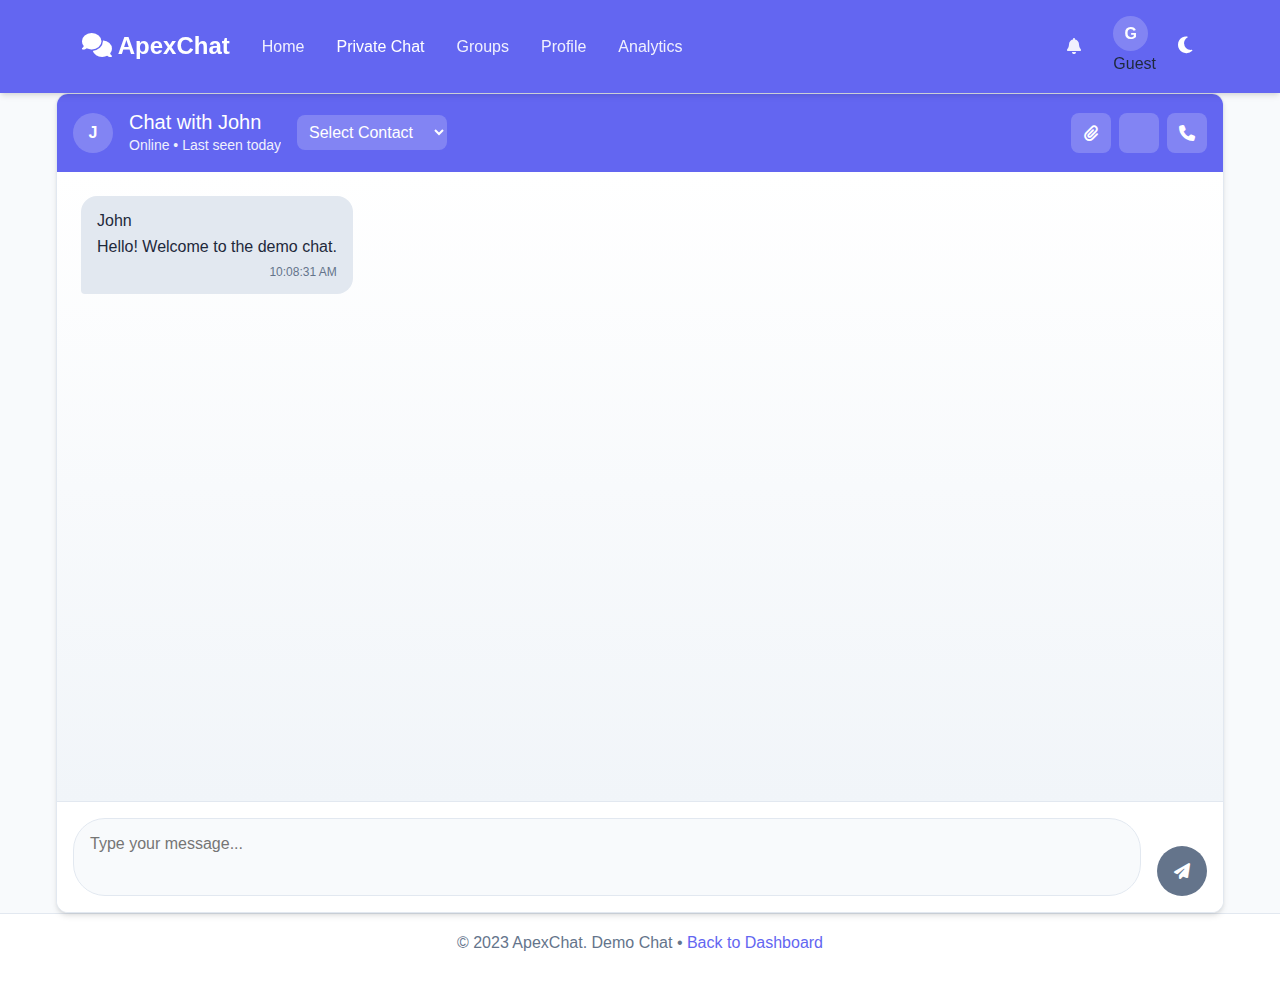
<file: frontend/public/chat.html>
<!DOCTYPE html>
<html lang="en">
<head>
    <meta charset="UTF-8">
    <meta name="viewport" content="width=device-width, initial-scale=1.0">
    <title>ApexChat - Private Chat (Demo)</title>
    <link href="https://cdn.jsdelivr.net/npm/bootstrap@5.3.0/dist/css/bootstrap.min.css" rel="stylesheet">
    <link href="https://cdnjs.cloudflare.com/ajax/libs/font-awesome/6.4.0/css/all.min.css" rel="stylesheet">
    <style>
        :root {
            --primary-color: #6366f1;
            --secondary-color: #8b5cf6;
            --bg-color: #f8fafc;
            --chat-bg: #ffffff;
            --message-sent: #4f46e5;
            --message-received: #e2e8f0;
            --text-primary: #1e293b;
            --text-secondary: #64748b;
            --border-color: #e2e8f0;
            --shadow: 0 4px 6px -1px rgba(0,0,0,0.1),0 2px 4px -1px rgba(0,0,0,0.06);
        }
        [data-theme="dark"] {
            --bg-color: #0f0f23;
            --chat-bg: #1a1a2e;
            --message-received: #1e293b;
            --text-primary: #f8fafc;
            --text-secondary: #94a3b8;
            --border-color: #334155;
        }
        body {
            background: var(--bg-color);
            color: var(--text-primary);
            font-family: 'Segoe UI', Tahoma, Geneva, Verdana, sans-serif;
            margin: 0;
            line-height: 1.6;
            overflow: hidden;
        }
        .navbar {
            background: var(--primary-color);
            padding: 1rem 0;
            box-shadow: var(--shadow);
            position: sticky;
            top: 0;
            z-index: 1000;
        }
        .navbar-brand { font-size: 1.5rem; font-weight: bold; color: white !important; }
        .nav-link { color: rgba(255,255,255,0.9) !important; margin:0 0.5rem; transition: color 0.2s; }
        .nav-link:hover, .nav-link.active { color: white !important; }
        .user-nav { display:flex; align-items:center; gap:1rem; }
        .user-avatar-nav { width:35px; height:35px; border-radius:50%; background: rgba(255,255,255,0.2); display:flex; align-items:center; justify-content:center; color:white; font-weight:bold; }
        .main-container { max-width:1200px; margin:0 auto; padding:0 1rem; display:flex; flex-direction:column; height:calc(100vh - 80px); }
        .main-content { flex:1; background: var(--chat-bg); border:1px solid var(--border-color); border-radius:0.75rem; overflow:hidden; box-shadow:var(--shadow); display:flex; flex-direction:column; }
        .chat-header { background:var(--primary-color); color:white; padding:1rem; display:flex; justify-content:space-between; align-items:center; flex-wrap:wrap; gap:1rem; }
        .chat-title-section { display:flex; align-items:center; gap:1rem; flex:1; }
        .chat-avatar { width:40px; height:40px; border-radius:50%; background: rgba(255,255,255,0.2); display:flex; align-items:center; justify-content:center; color:white; font-weight:bold; }
        .chat-title { font-size:1.25rem; margin:0; }
        .chat-subtitle { font-size:0.875rem; opacity:0.9; margin:0; }
        .contact-selector { background: rgba(255,255,255,0.2); border:none; color:white; padding:0.5rem; border-radius:0.5rem; min-width:150px; }
        .chat-actions { display:flex; gap:0.5rem; }
        .btn-chat { background: rgba(255,255,255,0.2); border:none; color:white; padding:0.5rem; border-radius:0.5rem; cursor:pointer; width:40px; height:40px; display:flex; align-items:center; justify-content:center; transition: background 0.2s; }
        .btn-chat:hover { background: rgba(255,255,255,0.3); }
        .messages-container { flex:1; overflow-y:auto; padding:1.5rem; background:linear-gradient(to bottom, var(--chat-bg), #f1f5f9); }
        .no-messages { display:flex; justify-content:center; align-items:center; height:100%; color:var(--text-secondary); font-style:italic; }
        .message { display:flex; margin-bottom:1rem; animation:fadeIn 0.3s ease-in; }
        @keyframes fadeIn { from { opacity:0; transform:translateY(10px);} to { opacity:1; transform:translateY(0);} }
        .message.sent { justify-content:flex-end; }
        .message-bubble { max-width:60%; padding:0.75rem 1rem; border-radius:1rem; position:relative; }
        .message.sent .message-bubble { background:var(--message-sent); color:white; border-bottom-right-radius:0.25rem; }
        .message.received .message-bubble { background:var(--message-received); color:var(--text-primary); border-bottom-left-radius:0.25rem; }
        .message-time { font-size:0.75rem; color:var(--text-secondary); margin-top:0.25rem; text-align:right; }
        .input-area { padding:1rem; border-top:1px solid var(--border-color); background: var(--chat-bg); display:flex; gap:1rem; align-items:flex-end; }
        .message-input { flex:1; padding:0.75rem 1rem; border:1px solid var(--border-color); border-radius:2rem; background: var(--bg-color); color: var(--text-primary); resize:none; min-height:50px; max-height:150px; }
        .send-btn { width:50px; height:50px; border:none; border-radius:50%; background:var(--primary-color); color:white; cursor:pointer; display:flex; align-items:center; justify-content:center; transition:background 0.2s; }
        .send-btn:hover:not(:disabled) { background:var(--secondary-color); }
        .send-btn:disabled { background:var(--text-secondary); cursor:not-allowed; }
        .footer { background: var(--chat-bg); border-top:1px solid var(--border-color); padding:1rem 0; text-align:center; color:var(--text-secondary); margin-top:0; }
        .footer a { color: var(--primary-color); text-decoration:none; }
        @media (max-width:768px) {
            .main-container { padding:0 0.5rem; height:calc(100vh - 100px); }
            .chat-header { padding:0.75rem; flex-direction:column; align-items:flex-start; }
            .messages-container { padding:1rem; }
            .input-area { padding:0.75rem; }
        }
        .theme-toggle { background:none; border:none; color:white; font-size:1.2rem; cursor:pointer; }
        .loading { display:inline-block; width:20px; height:20px; border:3px solid rgba(255,255,255,.3); border-radius:50%; border-top-color:#fff; animation:spin 1s ease-in-out infinite; }
        @keyframes spin { to { transform:rotate(360deg); } }
    </style>
</head>
<body data-theme="light">
    <!-- Navbar -->
    <nav class="navbar navbar-expand-lg">
        <div class="container">
            <a class="navbar-brand" href="#"><i class="fas fa-comments"></i> ApexChat</a>
            <button class="navbar-toggler" type="button" data-bs-toggle="collapse" data-bs-target="#navbarNav">
                <span class="navbar-toggler-icon"></span>
            </button>
            <div class="collapse navbar-collapse" id="navbarNav">
                <ul class="navbar-nav me-auto">
                    <li class="nav-item"><a class="nav-link" href="home.html">Home</a></li>
                    <li class="nav-item"><a class="nav-link active" href="chat.html">Private Chat</a></li>
                    <li class="nav-item"><a class="nav-link" href="group.html">Groups</a></li>
                    <li class="nav-item"><a class="nav-link" href="profile.html">Profile</a></li>
                    <li class="nav-item"><a class="nav-link" href="#">Analytics</a></li>
                </ul>
                <ul class="navbar-nav user-nav">
                    <li class="nav-item"><a class="nav-link" href="#"><i class="fas fa-bell"></i></a></li>
                    <li class="nav-item">
                        <div class="user-avatar-nav" id="userAvatar">G</div> Guest
                    </li>
                    <li class="nav-item"><button class="theme-toggle" onclick="toggleTheme()" title="Toggle Theme"><i class="fas fa-moon"></i></button></li>
                </ul>
            </div>
        </div>
    </nav>

    <!-- Main Chat Container -->
    <div class="main-container">
        <main class="main-content">
            <header class="chat-header">
                <div class="chat-title-section">
                    <div class="chat-avatar" id="chatAvatar">J</div>
                    <div>
                        <h2 class="chat-title" id="chatTitle">Chat with John</h2>
                        <p class="chat-subtitle" id="chatStatus">Online • Last seen today</p>
                    </div>
                    <select class="contact-selector" id="contactSelector" onchange="switchChat(this.value)">
                        <option value="">Select Contact</option>
                        <option value="John">John</option>
                        <option value="Alice">Alice</option>
                        <option value="Bob">Bob</option>
                    </select>
                </div>
                <div class="chat-actions">
                    <button class="btn-chat" title="Attach"><i class="fas fa-paperclip"></i></button>
                    <button class="btn-chat" title="Emoji"><i class="fas fa-emoji"></i></button>
                    <button class="btn-chat" title="Call"><i class="fas fa-phone"></i></button>
                </div>
            </header>
            <div class="messages-container" id="messagesContainer">
                <div class="no-messages">Start a conversation...</div>
            </div>
            <div class="input-area">
                <textarea class="message-input" id="messageInput" placeholder="Type your message..." oninput="toggleSendBtn()"></textarea>
                <button class="send-btn" id="sendBtn" onclick="sendMessage()" disabled><i class="fas fa-paper-plane"></i></button>
            </div>
        </main>
    </div>

    <!-- Footer -->
    <footer class="footer">
        <div class="container">
            <p>&copy; 2023 ApexChat. Demo Chat • <a href="#">Back to Dashboard</a></p>
        </div>
    </footer>

    <script src="https://cdn.jsdelivr.net/npm/bootstrap@5.3.0/dist/js/bootstrap.bundle.min.js"></script>
    <script>
        let currentUser = { username: 'Guest' };
        let currentChatPartner = 'John';

        function toggleSendBtn() {
            const input = document.getElementById('messageInput');
            const btn = document.getElementById('sendBtn');
            btn.disabled = !input.value.trim();
        }

        function sendMessage() {
            const input = document.getElementById('messageInput');
            const text = input.value.trim();
            if (!text) return;
            addMessage(currentUser.username, text, 'sent');
            input.value = '';
            toggleSendBtn();
            // simulate received reply
            setTimeout(() => addMessage(currentChatPartner, 'Reply to: ' + text, 'received'), 1000);
        }

        function addMessage(sender, text, type) {
            const container = document.getElementById('messagesContainer');
            if (container.querySelector('.no-messages')) container.innerHTML = '';
            const msgDiv = document.createElement('div');
            msgDiv.className = `message ${type}`;
            msgDiv.innerHTML = `<div class="message-bubble">
                                    <div class="message-sender">${sender}</div>
                                    <div>${text}</div>
                                    <div class="message-time">${new Date().toLocaleTimeString()}</div>
                                </div>`;
            container.appendChild(msgDiv);
            container.scrollTop = container.scrollHeight;
        }

        function switchChat(contact) {
            currentChatPartner = contact || 'John';
            document.getElementById('chatTitle').textContent = `Chat with ${currentChatPartner}`;
            document.getElementById('messagesContainer').innerHTML = '<div class="no-messages">Start a conversation...</div>';
        }

        function toggleTheme() {
            const body = document.body;
            body.dataset.theme = body.dataset.theme === 'dark' ? 'light' : 'dark';
        }

        // Initialize demo
        addMessage('John', 'Hello! Welcome to the demo chat.', 'received');
    </script>
</body>
</html>
</file>
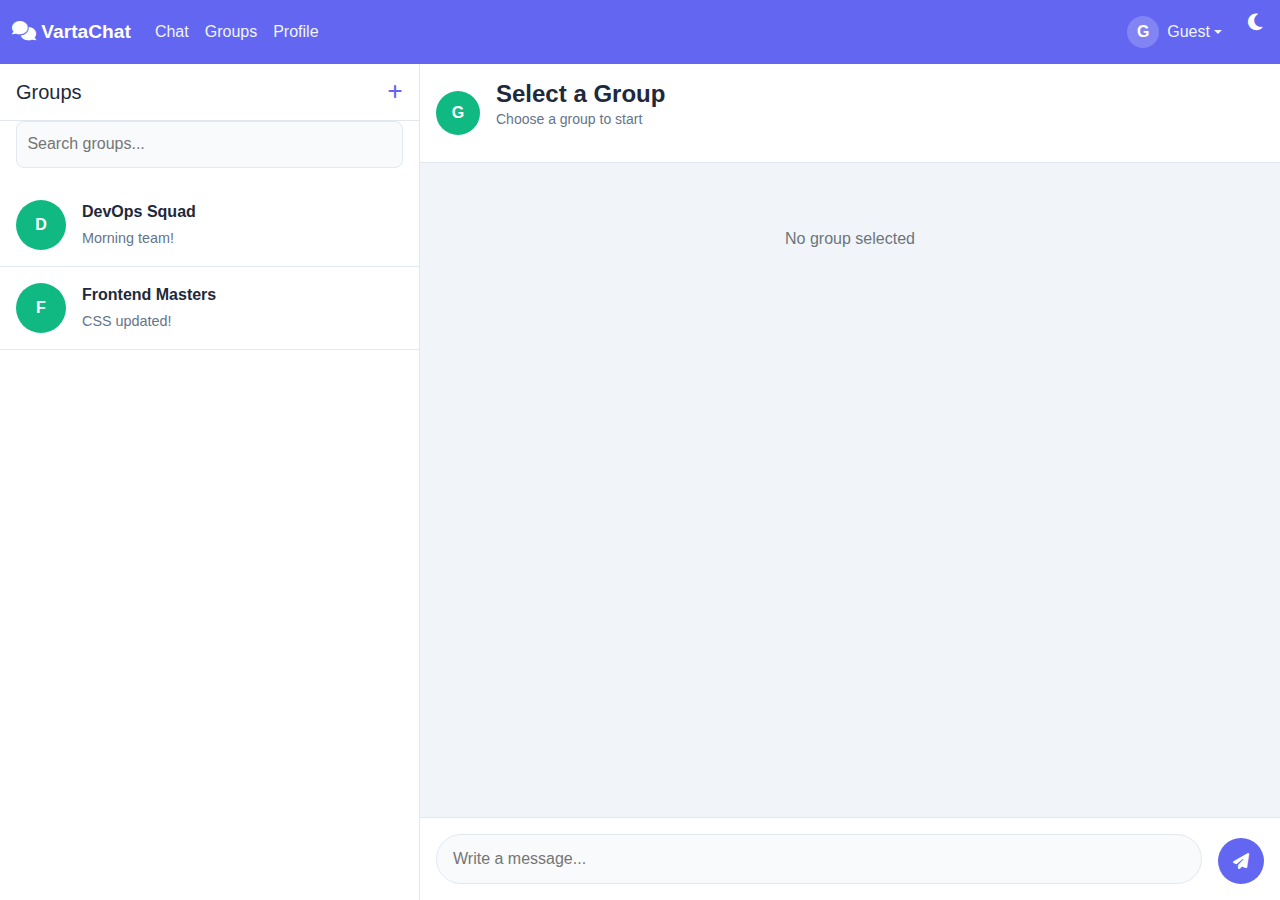
<file: frontend/public/group.html>
<!DOCTYPE html>
<html lang="en">
<head>
  <meta charset="utf-8" />
  <meta name="viewport" content="width=device-width, initial-scale=1" />
  <title>VartaChat - Groups</title>

  <!-- Bootstrap & FontAwesome -->
  <link href="https://cdn.jsdelivr.net/npm/bootstrap@5.3.0/dist/css/bootstrap.min.css" rel="stylesheet"/>
  <link href="https://cdnjs.cloudflare.com/ajax/libs/font-awesome/6.4.0/css/all.min.css" rel="stylesheet"/>

  <style>
    :root {
      --primary-color:#6366f1;
      --secondary-color:#8b5cf6;
      --bg-color:#f8fafc;
      --sidebar-bg:#ffffff;
      --chat-bg:#f1f5f9;
      --message-bubble:#ffffff;
      --text-primary:#1e293b;
      --text-secondary:#64748b;
      --border-color:#e2e8f0;
      --shadow:0 4px 6px -1px rgba(0,0,0,0.1),0 2px 4px -1px rgba(0,0,0,0.06);
      --group-avatar-bg:#10b981;
      --sent-bg:#e0e7ff;
    }
    [data-theme="dark"] {
      --bg-color:#0f0f23;
      --sidebar-bg:#1a1a2e;
      --chat-bg:#1e293b;
      --message-bubble:#334155;
      --text-primary:#f8fafc;
      --text-secondary:#94a3b8;
      --border-color:#334155;
      --group-avatar-bg:#34d399;
      --sent-bg:#4f46e5;
    }

    html, body {
      height: 100%;
      background: var(--bg-color);
      color: var(--text-primary);
      font-family: 'Segoe UI', Tahoma, Geneva, Verdana, sans-serif;
      margin: 0;
      display: flex;
      flex-direction: column;
      height: 100vh;
      overflow: hidden;
    }

    /* NAVBAR */
    .navbar {
      background: var(--primary-color);
      box-shadow: var(--shadow);
    }
    .navbar-brand {
      color: #fff !important;
      font-weight: 600;
      font-size: 1.2rem;
    }
    .nav-link {
      color: #f1f5f9 !important;
      transition: color 0.2s;
    }
    .nav-link:hover {
      color: #fff !important;
    }
    .user-avatar-nav {
      width: 32px;
      height: 32px;
      border-radius: 50%;
      background: rgba(255,255,255,.2);
      display: flex;
      align-items: center;
      justify-content: center;
      color: #fff;
      font-weight: 600;
      margin-right: .5rem;
    }
    .theme-toggle {
      background: none;
      border: none;
      color: #fff;
      font-size: 1.2rem;
      margin-left: .75rem;
      cursor: pointer;
    }

    /* LAYOUT */
    .main-container {
      flex: 1;
      display: flex;
      overflow: hidden;
    }
    .sidebar {
      width: 36%;
      max-width: 420px;
      background: var(--sidebar-bg);
      border-right: 1px solid var(--border-color);
      display: flex;
      flex-direction: column;
      transition: transform .25s ease;
      z-index: 1001;
    }
    .sidebar.mobile-hidden { transform: translateX(-100%) }
    .sidebar-header {
      padding: 1rem;
      border-bottom: 1px solid var(--border-color);
      display: flex;
      justify-content: space-between;
      align-items: center;
    }
    .search-bar {
      width: calc(100% - 2rem);
      margin: 0 1rem 1rem 1rem;
      padding: .65rem;
      border: 1px solid var(--border-color);
      border-radius: .5rem;
      background: var(--bg-color);
    }
    .group-list {
      list-style: none;
      padding: 0;
      margin: 0;
      overflow: auto;
      flex: 1;
    }
    .group-item {
      display: flex;
      align-items: center;
      padding: 1rem;
      border-bottom: 1px solid var(--border-color);
      cursor: pointer;
      transition: background .15s;
    }
    .group-item:hover, .group-item.active {
      background: var(--bg-color);
    }
    .group-avatar {
      width: 50px;
      height: 50px;
      border-radius: 50%;
      background: var(--group-avatar-bg);
      color: #fff;
      display: flex;
      align-items: center;
      justify-content: center;
      margin-right: 1rem;
      font-weight: 700;
      flex-shrink: 0;
    }
    .group-name {
      font-weight: 700;
      margin-bottom: .25rem;
      white-space: nowrap;
      overflow: hidden;
      text-overflow: ellipsis;
    }
    .group-preview {
      color: var(--text-secondary);
      font-size: .9rem;
      white-space: nowrap;
      overflow: hidden;
      text-overflow: ellipsis;
    }

    /* CHAT AREA */
    .chat-area {
      flex: 1;
      display: flex;
      flex-direction: column;
      background: var(--chat-bg);
      position: relative;
    }
    .chat-header {
      padding: 1rem;
      background: var(--sidebar-bg);
      border-bottom: 1px solid var(--border-color);
      display: flex;
      align-items: center;
      gap: 1rem;
      position: sticky;
      top: 0;
      z-index: 10;
    }
    .chat-avatar {
      width: 44px;
      height: 44px;
      border-radius: 50%;
      background: var(--group-avatar-bg);
      color: #fff;
      display: flex;
      align-items: center;
      justify-content: center;
      font-weight: 700;
      flex-shrink: 0;
    }
    .chat-title {
      font-weight: 700;
      margin: 0;
    }
    .chat-subtitle {
      font-size: .875rem;
      color: var(--text-secondary);
    }

    .messages-container {
      flex: 1;
      overflow: auto;
      padding: 1rem;
      display: flex;
      flex-direction: column;
      gap: .5rem;
    }
    .message {
      max-width: 80%;
      display: flex;
      flex-direction: column;
    }
    .message.sent { align-self: flex-end; text-align: right }
    .message.received { align-self: flex-start; text-align: left }
    .message-bubble {
      padding: .65rem 1rem;
      border-radius: 12px;
      background: var(--message-bubble);
    }
    .message.sent .message-bubble {
      background: var(--sent-bg);
      color: var(--text-primary);
      border-bottom-right-radius: 6px;
    }
    .message.received .message-bubble {
      border-bottom-left-radius: 6px;
    }
    .message-time {
      font-size: .75rem;
      color: var(--text-secondary);
      margin-top: .25rem;
    }

    .input-area {
      padding: 1rem;
      border-top: 1px solid var(--border-color);
      background: var(--sidebar-bg);
      display: flex;
      gap: 1rem;
      align-items: flex-end;
    }
    .message-input {
      flex: 1;
      padding: .75rem 1rem;
      border: 1px solid var(--border-color);
      border-radius: 2rem;
      background: var(--bg-color);
      resize: none;
      min-height: 48px;
    }
    .send-btn {
      width: 46px;
      height: 46px;
      border-radius: 50%;
      border: none;
      background: var(--primary-color);
      color: #fff;
      display: flex;
      align-items: center;
      justify-content: center;
    }

    @media (max-width:768px) {
      .sidebar {
        position: fixed;
        height: 100vh;
        width: 80%;
        max-width: 360px;
        transform: translateX(-100%);
        z-index: 1002;
      }
      .sidebar.mobile-open {
        transform: translateX(0);
      }
    }
  </style>
</head>
<body data-theme="light">

  <!-- NAVBAR -->
  <nav class="navbar navbar-expand-lg">
    <div class="container-fluid">
      <a class="navbar-brand" href="home.html"><i class="fas fa-comments"></i> VartaChat</a>

      <button class="navbar-toggler text-white" type="button" data-bs-toggle="collapse" data-bs-target="#navbarNav">
        <i class="fas fa-bars"></i>
      </button>

      <div class="collapse navbar-collapse" id="navbarNav">
        <ul class="navbar-nav me-auto mb-2 mb-lg-0">
          <li class="nav-item"><a class="nav-link" href="chat.html">Chat</a></li>
          <li class="nav-item"><a class="nav-link active" href="group.html">Groups</a></li>
          <li class="nav-item"><a class="nav-link" href="profile.html">Profile</a></li>
        </ul>
        <ul class="navbar-nav">
          <li class="nav-item dropdown">
            <a class="nav-link dropdown-toggle d-flex align-items-center" href="#" role="button" data-bs-toggle="dropdown">
              <div class="user-avatar-nav" id="userAvatar">G</div>
              <span id="userName">Guest</span>
            </a>
            <ul class="dropdown-menu dropdown-menu-end">
              <li><a class="dropdown-item" href="#settings">Settings</a></li>
              <li><a class="dropdown-item" href="login.html">Login</a></li>
              <li><a class="dropdown-item" href="#" id="logoutBtn">Logout</a></li>
            </ul>
          </li>
          <li class="nav-item">
            <button class="theme-toggle" id="themeToggleBtn" title="Toggle Theme">
              <i class="fas fa-moon"></i>
            </button>
          </li>
        </ul>
      </div>
    </div>
  </nav>

  <!-- MAIN -->
  <div class="main-container">
    <aside class="sidebar" id="sidebar">
      <div class="sidebar-header">
        <h5 class="mb-0">Groups</h5>
        <i class="fas fa-plus" id="createGroupBtn" role="button" title="New group" style="color:var(--primary-color);cursor:pointer"></i>
      </div>
      <input id="searchBar" class="search-bar" placeholder="Search groups..." />
      <ul class="group-list" id="groupList"></ul>
    </aside>

    <section class="chat-area" id="chatArea">
      <header class="chat-header">
        <div class="chat-avatar" id="chatAvatar">G</div>
        <div>
          <h4 id="chatTitle" class="chat-title">Select a Group</h4>
          <p id="chatSubtitle" class="chat-subtitle">Choose a group to start</p>
        </div>
      </header>

      <div class="messages-container" id="messagesContainer">
        <div class="text-center text-secondary mt-5">No group selected</div>
      </div>

      <div class="input-area">
        <textarea id="messageInput" class="message-input" placeholder="Write a message..." rows="1"></textarea>
        <button id="sendBtn" class="send-btn"><i class="fas fa-paper-plane"></i></button>
      </div>
    </section>
  </div>

  <!-- MODAL -->
  <div class="modal fade" id="createGroupModal" tabindex="-1" aria-hidden="true">
    <div class="modal-dialog modal-dialog-centered">
      <form id="createGroupForm" class="modal-content">
        <div class="modal-header">
          <h5 class="modal-title">Create new group</h5>
          <button type="button" class="btn-close" data-bs-dismiss="modal"></button>
        </div>
        <div class="modal-body">
          <div class="mb-3">
            <label for="newGroupName" class="form-label">Group name</label>
            <input id="newGroupName" class="form-control" required placeholder="e.g. DevOps Squad" />
          </div>
          <div class="mb-3">
            <label for="newGroupMembers" class="form-label">Members</label>
            <input id="newGroupMembers" class="form-control" placeholder="Alice, Bob, Charlie" />
          </div>
        </div>
        <div class="modal-footer">
          <button type="button" class="btn btn-outline-secondary" data-bs-dismiss="modal">Cancel</button>
          <button type="submit" class="btn btn-primary">Create</button>
        </div>
      </form>
    </div>
  </div>

  <script src="https://cdn.jsdelivr.net/npm/bootstrap@5.3.0/dist/js/bootstrap.bundle.min.js"></script>

  <script>
    // Basic functionality
    const userName = document.getElementById('userName').innerText || 'You';
    const messageInput = document.getElementById('messageInput');
    const sendBtn = document.getElementById('sendBtn');
    const groupListEl = document.getElementById('groupList');
    const chatTitle = document.getElementById('chatTitle');
    const chatSubtitle = document.getElementById('chatSubtitle');
    const chatAvatar = document.getElementById('chatAvatar');
    const messagesContainer = document.getElementById('messagesContainer');
    const createGroupModal = new bootstrap.Modal(document.getElementById('createGroupModal'));
    const createGroupForm = document.getElementById('createGroupForm');

    let groups = [
      { id: '1', name: 'DevOps Squad', members: ['Harshal', 'Aditi', 'Rohan'], messages: [{sender:'Aditi',text:'Morning team!',ts:Date.now()-3600000}] },
      { id: '2', name: 'Frontend Masters', members: ['Riya','Jay','Ankit'], messages: [{sender:'Jay',text:'CSS updated!',ts:Date.now()-7200000}] }
    ];
    let activeGroupId = null;

    function renderGroupList() {
      groupListEl.innerHTML = '';
      groups.forEach(g => {
        const li = document.createElement('li');
        li.className = 'group-item' + (g.id === activeGroupId ? ' active' : '');
        li.innerHTML = `<div class="group-avatar">${g.name[0]}</div>
          <div><div class="group-name">${g.name}</div>
          <div class="group-preview">${g.messages[g.messages.length-1]?.text || 'No messages'}</div></div>`;
        li.onclick = () => selectGroup(g.id);
        groupListEl.appendChild(li);
      });
    }

    function renderMessages() {
      messagesContainer.innerHTML = '';
      const g = groups.find(x=>x.id===activeGroupId);
      if(!g) return;
      g.messages.forEach(m=>{
        const div=document.createElement('div');
        div.className='message '+(m.sender===userName?'sent':'received');
        div.innerHTML=`<div class="message-bubble">${m.text}</div>
          <div class="message-time">${new Date(m.ts).toLocaleTimeString()}</div>`;
        messagesContainer.appendChild(div);
      });
      messagesContainer.scrollTop = messagesContainer.scrollHeight;
    }

    function selectGroup(id) {
      activeGroupId = id;
      const g = groups.find(x=>x.id===id);
      chatTitle.textContent = g.name;
      chatSubtitle.textContent = `${g.members.length} members`;
      chatAvatar.textContent = g.name[0];
      renderGroupList();
      renderMessages();
    }

    sendBtn.onclick = () => {
      const text = messageInput.value.trim();
      if(!text || !activeGroupId) return;
      const g = groups.find(x=>x.id===activeGroupId);
      g.messages.push({sender:userName,text,ts:Date.now()});
      messageInput.value='';
      renderMessages();
      renderGroupList();
    };

    createGroupForm.onsubmit = e => {
      e.preventDefault();
      const name = document.getElementById('newGroupName').value.trim();
      const members = (document.getElementById('newGroupMembers').value || '').split(',').map(x=>x.trim()).filter(Boolean);
      if(!name) return;
      const newGroup = {id:Date.now().toString(),name,members,messages:[]};
      groups.unshift(newGroup);
      createGroupModal.hide();
      renderGroupList();
      selectGroup(newGroup.id);
    };

    document.getElementById('logoutBtn').onclick = ()=> alert('Implement logout here');

    // Theme toggle
    const themeToggleBtn=document.getElementById('themeToggleBtn');
    function loadTheme(){document.body.dataset.theme=localStorage.getItem('theme')||'light'}
    themeToggleBtn.onclick=()=>{
      const next=document.body.dataset.theme==='light'?'dark':'light';
      document.body.dataset.theme=next;
      localStorage.setItem('theme',next);
    };
    loadTheme();
    renderGroupList();
  </script>
</body>
</html>
</file>
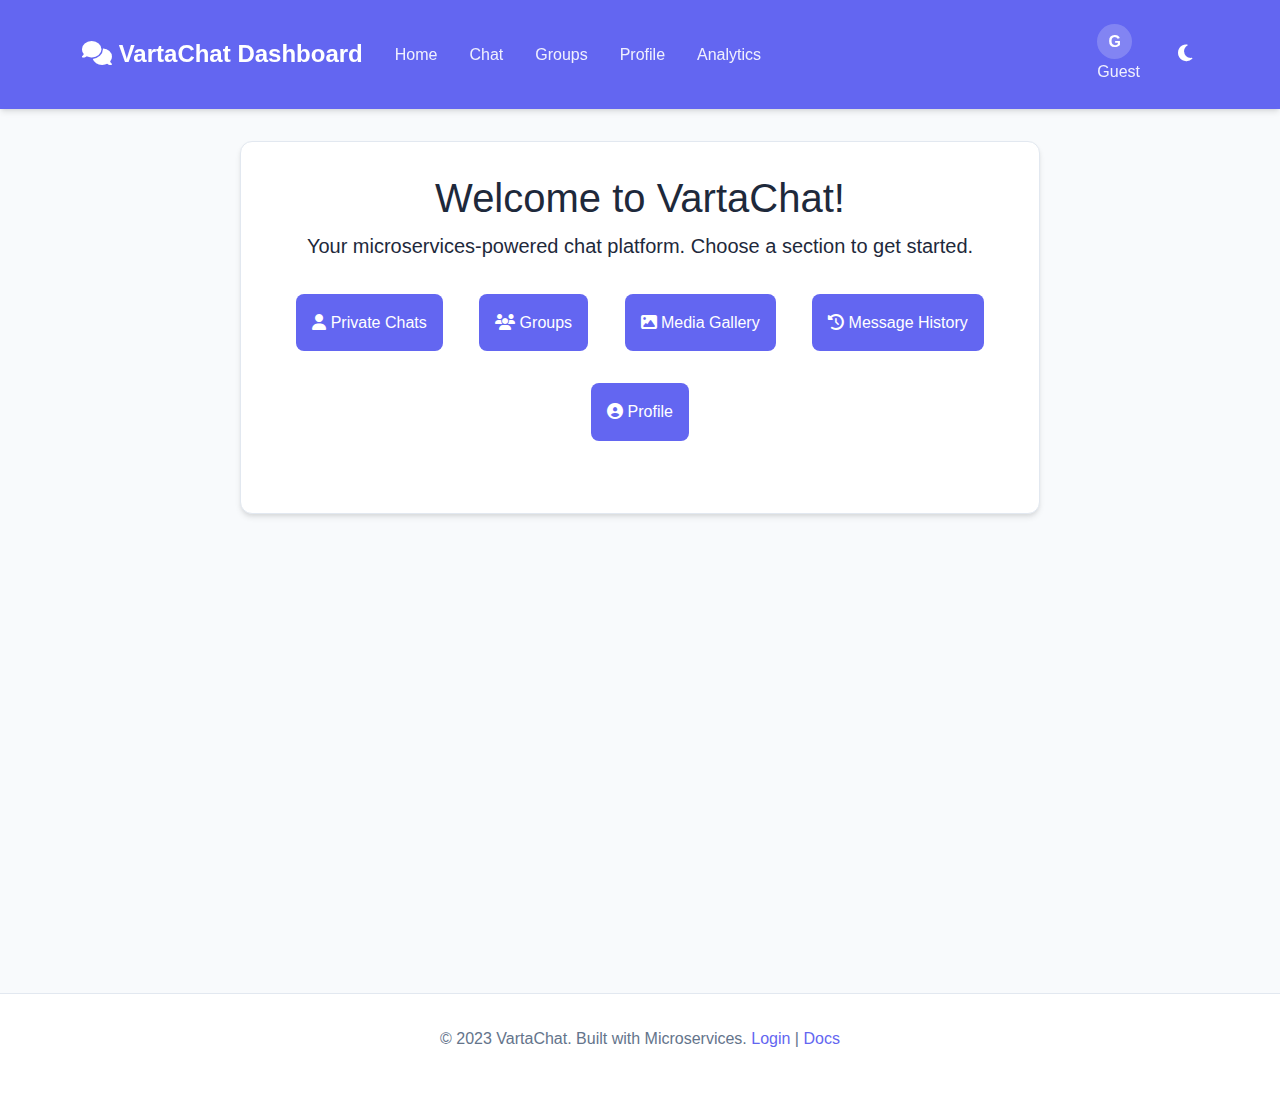
<file: frontend/public/home.html>
<!DOCTYPE html>
<html lang="en">
<head>
<meta charset="UTF-8">
<meta name="viewport" content="width=device-width, initial-scale=1.0">
<title>VartaChat - Dashboard</title>
<link href="https://cdn.jsdelivr.net/npm/bootstrap@5.3.0/dist/css/bootstrap.min.css" rel="stylesheet">
<link href="https://cdnjs.cloudflare.com/ajax/libs/font-awesome/6.4.0/css/all.min.css" rel="stylesheet">
<style>
:root {
    --primary-color:#6366f1;
    --secondary-color:#8b5cf6;
    --bg-color:#f8fafc;
    --sidebar-bg:#ffffff;
    --chat-bg:#ffffff;
    --message-sent:#4f46e5;
    --message-received:#e2e8f0;
    --text-primary:#1e293b;
    --text-secondary:#64748b;
    --border-color:#e2e8f0;
    --shadow:0 4px 6px -1px rgba(0,0,0,0.1),0 2px 4px -1px rgba(0,0,0,0.06);
}
[data-theme="dark"] {
    --bg-color:#0f0f23;
    --sidebar-bg:#1a1a2e;
    --chat-bg:#1a1a2e;
    --message-received:#1e293b;
    --text-primary:#f8fafc;
    --text-secondary:#94a3b8;
    --border-color:#334155;
}
body {background:var(--bg-color); color:var(--text-primary); font-family:'Segoe UI', Tahoma, Geneva, Verdana, sans-serif; margin:0; line-height:1.6;}
.navbar {background:var(--primary-color); padding:1rem 0; box-shadow:var(--shadow); position:sticky; top:0; z-index:1000;}
.navbar-brand {font-size:1.5rem; font-weight:bold; color:white !important;}
.nav-link {color: rgba(255,255,255,0.9) !important; margin:0 0.5rem; transition:color 0.2s;}
.nav-link:hover{color:white !important;}
.user-nav {display:flex; align-items:center; gap:1rem;}
.user-avatar-nav {width:35px; height:35px; border-radius:50%; background:rgba(255,255,255,0.2); display:flex; align-items:center; justify-content:center; color:white; font-weight:bold;}
.main-container {display:flex; min-height:calc(100vh - 80px); max-width:1400px; margin:2rem auto; gap:2rem; padding:0 1rem; flex-direction:column; align-items:center;}
.dashboard-card {background:var(--sidebar-bg); border:1px solid var(--border-color); border-radius:0.75rem; padding:2rem; box-shadow:var(--shadow); width:100%; max-width:800px; text-align:center;}
.quick-link {display:inline-block; margin:1rem; padding:1rem; background:var(--primary-color); color:white; text-decoration:none; border-radius:0.5rem; transition: transform 0.2s;}
.quick-link:hover{transform:scale(1.05); color:white;}
.footer {background:var(--sidebar-bg); border-top:1px solid var(--border-color); padding:2rem 0; text-align:center; color:var(--text-secondary); margin-top:2rem;}
.footer a {color:var(--primary-color); text-decoration:none;}
.theme-toggle {background:none; border:none; color:white; font-size:1.2rem; cursor:pointer;}
@media(max-width:768px){.main-container{margin:1rem;}}
</style>
</head>
<body data-theme="light">

<nav class="navbar navbar-expand-lg">
<div class="container">
<a class="navbar-brand" href="index.html"><i class="fas fa-comments"></i> VartaChat Dashboard</a>
<ul class="navbar-nav me-auto">
<li class="nav-item"><a class="nav-link active" href="index.html">Home</a></li>
<li class="nav-item"><a class="nav-link" href="chat.html">Chat</a></li>
<li class="nav-item"><a class="nav-link" href="group.html">Groups</a></li>
<li class="nav-item"><a class="nav-link" href="profile.html">Profile</a></li>
<li class="nav-item"><a class="nav-link" href="analytics.html">Analytics</a></li>
</ul>
<ul class="navbar-nav user-nav">
<li class="nav-item dropdown">
<a class="nav-link" href="#" role="button" data-bs-toggle="dropdown" id="userDropdown">
<div class="user-avatar-nav" id="userAvatar">G</div> <span id="userName">Guest</span>
</a>
<ul class="dropdown-menu">
<li><a class="dropdown-item" href="#settings">Settings</a></li>
<li><a class="dropdown-item" href="login.html" onclick="login()">login</a></li>
<li><a class="dropdown-item" href="#" onclick="logout()">Logout</a></li>
</ul>
</li>
<li class="nav-item"><button class="theme-toggle" onclick="toggleTheme()" title="Toggle Theme"><i class="fas fa-moon"></i></button></li>
</ul>
</div>
</div>
</nav>

<div class="main-container">
<div class="dashboard-card">
<h1>Welcome to VartaChat!</h1>
<p class="lead">Your microservices-powered chat platform. Choose a section to get started.</p>
<div>
<a href="chat.html" class="quick-link"><i class="fas fa-user"></i> Private Chats</a>
<a href="group.html" class="quick-link"><i class="fas fa-users"></i> Groups</a>
<a href="media.html" class="quick-link"><i class="fas fa-image"></i> Media Gallery</a>
<a href="history.html" class="quick-link"><i class="fas fa-history"></i> Message History</a>
<a href="profile.html" class="quick-link"><i class="fas fa-user-circle"></i> Profile</a>
</div>
<div class="mt-4">
<!-- <h4>Quick Stats</h4> -->
<div id="analyticsStats" class="row text-start"></div>
</div>
</div>
</div>

<footer class="footer">
<div class="container">
<p>&copy; 2023 VartaChat. Built with Microservices. <a href="login.html">Login</a> | <a href="README.md">Docs</a></p>
</div>
</footer>

<script src="https://cdn.jsdelivr.net/npm/bootstrap@5.3.0/dist/js/bootstrap.bundle.min.js"></script>
<script>
const API_BASE = 'http://localhost:8080/api';
let token = localStorage.getItem('token');
let currentUser = null;

// Optional: skip login for demo
if(!token) {
    currentUser = {username:'Guest'};
    document.getElementById('userName').textContent = currentUser.username;
    document.getElementById('userAvatar').textContent = currentUser.username.charAt(0);
    loadAnalyticsDemo();
} else {
    init();
}

async function init(){
    try{
        const response = await fetch(`${API_BASE}/auth/verify`, {
            headers: { 'Authorization':'Bearer ' + token }
        });
        if(response.ok){
            currentUser = await response.json();
            document.getElementById('userName').textContent = currentUser.username;
            document.getElementById('userAvatar').textContent = currentUser.username.charAt(0);
        } else {
            localStorage.removeItem('token');
            window.location.href='login.html';
        }
    } catch(err){
        console.error(err);
        window.location.href='login.html';
    }
    loadAnalytics();
}

async function loadAnalytics(){
    try{
        const response = await fetch(`${API_BASE}/analytics/user`, {
            headers:{'Authorization':'Bearer '+token}
        });
        if(response.ok){
            const stats = await response.json();
            renderStats(stats);
        } else {
            loadAnalyticsDemo();
        }
    } catch(err){ console.error(err); loadAnalyticsDemo(); }
}

// // Demo stats if API fails
// function loadAnalyticsDemo(){
//     const demoStats = { totalMessages: 120, groups: 5, media: 34, notifications: 2 };
//     renderStats(demoStats);
// }

// function renderStats(stats){
//     document.getElementById('analyticsStats').innerHTML = `
//         <div class="col-md-3"><i class="fas fa-comment fa-2x"></i><br>${stats.totalMessages} Messages</div>
//         <div class="col-md-3"><i class="fas fa-users fa-2x"></i><br>${stats.groups} Groups</div>
//         <div class="col-md-3"><i class="fas fa-image fa-2x"></i><br>${stats.media} Media</div>
//         <div class="col-md-3"><i class="fas fa-bell fa-2x"></i><br>${stats.notifications} Alerts</div>
//     `;
// }

function toggleTheme(){
    const body = document.body;
    body.dataset.theme = body.dataset.theme==='dark'?'light':'dark';
}
function logout(){
    localStorage.removeItem('token');
    window.location.href='login.html';
}
</script>
</body>
</html>
</file>
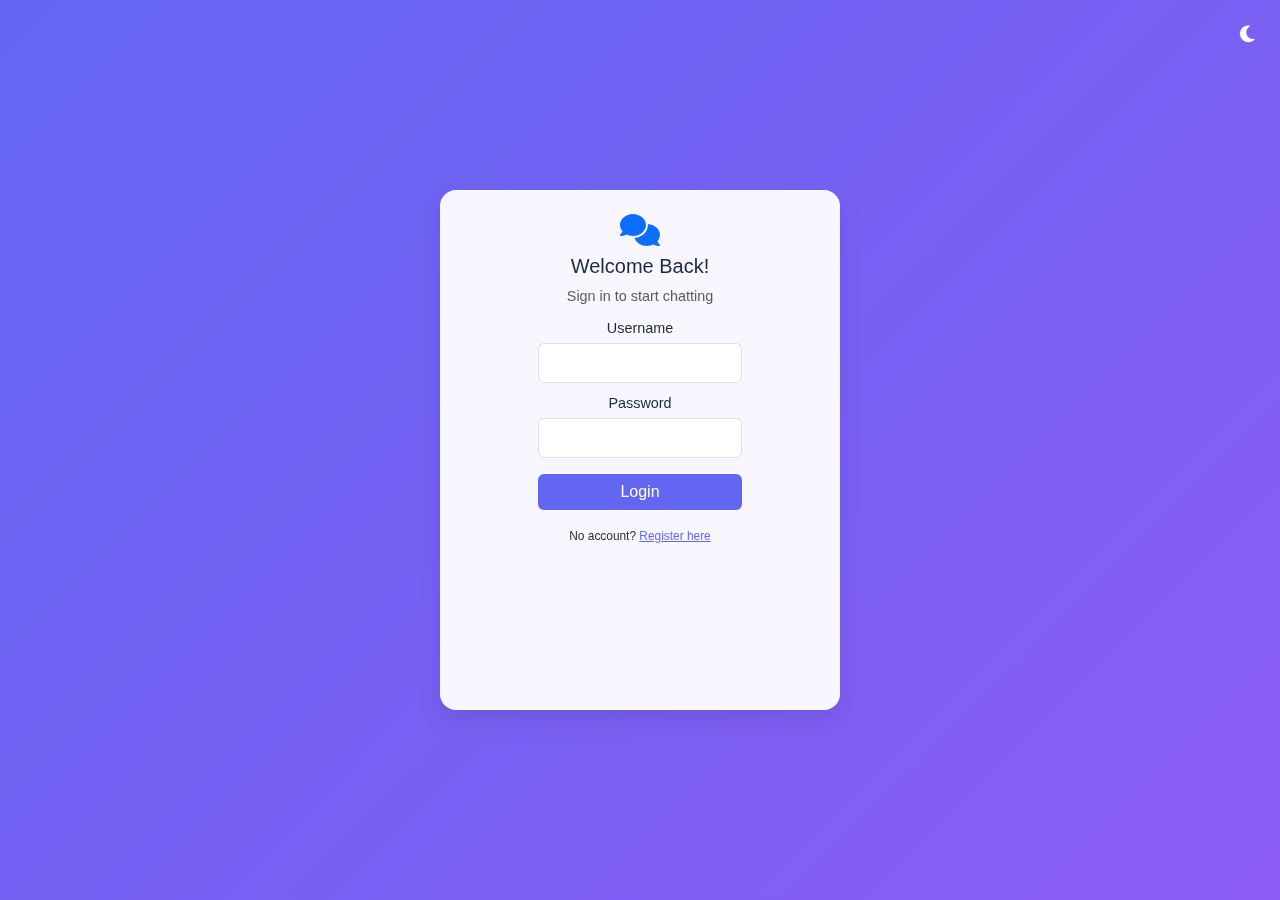
<file: frontend/public/login.html>
<!DOCTYPE html>
<html lang="en">
<head>
    <meta charset="UTF-8">
    <meta name="viewport" content="width=device-width, initial-scale=1.0">
    <title>ApexChat - Login & Register</title>
    <link href="https://cdn.jsdelivr.net/npm/bootstrap@5.3.0/dist/css/bootstrap.min.css" rel="stylesheet">
    <link href="https://cdnjs.cloudflare.com/ajax/libs/font-awesome/6.4.0/css/all.min.css" rel="stylesheet">
    <style>
        /* Global box-sizing to prevent padding/margin overflow */
        * {
            box-sizing: border-box;
        }

        :root {
            --primary-color: #6366f1;
            --bg-color: #f8fafc;
            --text-primary: #1e293b;
        }
        [data-theme="dark"] {
            --bg-color: #0f0f23;
            --text-primary: #f8fafc;
        }
        body {
            background: linear-gradient(135deg, var(--primary-color), #8b5cf6);
            color: var(--text-primary);
            font-family: 'Segoe UI', Tahoma, Geneva, Verdana, sans-serif;
            min-height: 100vh;
            display: flex;
            align-items: center;
            justify-content: center;
            margin: 0;
            position: relative;
            overflow: hidden; /* No scrolling on the entire page (x or y) */
        }
        .theme-toggle {
            position: absolute;
            top: 20px;
            right: 20px;
            background: none;
            border: none;
            color: white;
            font-size: 1.2rem;
            cursor: pointer;
            z-index: 10;
        }
        /* Flip Card Styles - No Overflow/Scrolling */
        .flip-container {
            perspective: 1000px;
            width: 100%;
            max-width: 400px;
        }
        .flip-card {
            position: relative;
            width: 100%;
            height: 520px; /* Slightly increased for better fit without scrolling */
        }
        .flip-card-inner {
            position: relative;
            width: 100%;
            height: 100%;
            text-align: center;
            transition: transform 0.6s;
            transform-style: preserve-3d;
            display: flex;
            flex-direction: column; /* Ensure vertical distribution */
        }
        .flip-card.flipped .flip-card-inner {
            transform: rotateY(180deg);
        }
        .flip-card-front, .flip-card-back {
            position: absolute;
            width: 100%;
            height: 100%;
            backface-visibility: hidden;
            background: rgba(255, 255, 255, 0.95);
            border-radius: 1rem;
            box-shadow: 0 10px 25px rgba(0,0,0,0.1);
            padding: 1.5rem; /* Reduced padding for tighter fit */
            display: flex;
            flex-direction: column;
            justify-content: flex-start; /* Start from top to fit content */
            align-items: center;
            overflow: hidden; /* No scrolling - hidden overflow */
            word-wrap: break-word; /* Ensure text wraps */
            max-height: 100%; /* Prevent expansion beyond card */
        }
        [data-theme="dark"] .flip-card-front,
        [data-theme="dark"] .flip-card-back {
            background: rgba(26, 26, 46, 0.95);
        }
        .flip-card-back {
            transform: rotateY(180deg);
        }
        .form-title {
            margin-bottom: 0.5rem; /* Reduced margin */
            font-size: 1.25rem; /* Smaller title for space */
        }
        .subtitle {
            margin-bottom: 0.5rem; /* Reduced subtitle margin */
            font-size: 0.9rem;
        }
        .btn-auth {
            background: var(--primary-color);
            border: none;
            width: 100%;
            margin-top: 0.5rem; /* Reduced top margin */
            margin-bottom: 0.5rem; /* Add bottom margin for spacing */
        }
        .btn-auth:hover {
            background: #8b5cf6;
        }
        .flip-link-section {
            margin-top: 0.5rem; /* Reduced top margin */
            font-size: 0.85rem; /* Smaller text for space */
        }
        .flip-link {
            color: var(--primary-color);
            text-decoration: underline;
            cursor: pointer;
        }
        .flip-link:hover {
            color: #8b5cf6;
        }
        .error-msg {
            color: #dc3545;
            font-size: 0.8rem; /* Smaller error text */
            margin-top: 0.25rem;
            display: none;
            word-wrap: break-word;
        }
        /* Form elements to ensure no overflow and compact sizing */
        .form-label {
            word-wrap: break-word;
            overflow-wrap: break-word;
            font-size: 0.9rem; /* Smaller labels */
            margin-bottom: 0.25rem; /* Tighten label-input gap */
        }
        .form-control {
            width: 100%;
            max-width: 100%;
            padding: 0.5rem; /* Reduced input padding for compactness */
            font-size: 0.9rem;
            min-height: 38px; /* Fixed smaller height */
        }
        .icon {
            margin-bottom: 0.5rem; /* Reduced icon margin */
            font-size: 2rem; /* fa-2x equivalent */
        }
        @media (max-width: 480px) {
            .flip-card-front, .flip-card-back {
                padding: 1rem; /* Further reduced on small screens */
            }
            .form-label, .form-control {
                font-size: 0.85rem;
            }
            .form-title {
                font-size: 1.1rem;
            }
            .flip-link-section {
                font-size: 0.8rem;
            }
        }
    </style>
</head>
<body data-theme="light">
    <button class="theme-toggle" onclick="toggleTheme()" title="Toggle Theme"><i class="fas fa-moon"></i></button>
    
    <div class="flip-container">
        <div class="flip-card" id="flipCard">
            <div class="flip-card-inner">
                <!-- Front: Login Form -->
                <div class="flip-card-front">
                    <i class="fas fa-comments icon text-primary"></i>
                    <h3 class="form-title">Welcome Back!</h3>
                    <p class="text-muted subtitle">Sign in to start chatting</p>
                    <form id="loginForm">
                        <div class="mb-2"> <!-- Reduced from mb-3 -->
                            <label for="loginUsername" class="form-label">Username</label>
                            <input type="text" class="form-control" id="loginUsername" required>
                            <div class="error-msg" id="loginError"></div>
                        </div>
                        <div class="mb-2"> <!-- Reduced from mb-3 -->
                            <label for="loginPassword" class="form-label">Password</label>
                            <input type="password" class="form-control" id="loginPassword" required>
                            <div class="error-msg" id="loginError"></div>
                        </div>
                        <button type="submit" class="btn btn-primary btn-auth">Login</button>
                    </form>
                    <div class="text-center flip-link-section">
                        <small>No account? <span class="flip-link" onclick="flipToRegister()">Register here</span></small>
                    </div>
                </div>
                <!-- Back: Register Form -->
                <div class="flip-card-back">
                    <i class="fas fa-user-plus icon text-primary"></i>
                    <h3 class="form-title">Create Account</h3>
                    <p class="text-muted subtitle">Join ApexChat today</p>
                    <form id="registerForm">
                        <div class="mb-2"> <!-- Reduced from mb-3 -->
                            <label for="regUsername" class="form-label">Username</label>
                            <input type="text" class="form-control" id="regUsername" required>
                            <div class="error-msg" id="regUsernameError"></div>
                        </div>
                        <div class="mb-2"> <!-- Reduced from mb-3 -->
                            <label for="regEmail" class="form-label">Email</label>
                            <input type="email" class="form-control" id="regEmail" required>
                            <div class="error-msg" id="regEmailError"></div>
                        </div>
                        <div class="mb-2"> <!-- Reduced from mb-3 -->
                            <label for="regPassword" class="form-label">Password</label>
                            <input type="password" class="form-control" id="regPassword" required minlength="6">
                            <div class="error-msg" id="regPasswordError"></div>
                        </div>
                        <div class="mb-2"> <!-- Reduced from mb-3 -->
                            <label for="regConfirmPassword" class="form-label">Confirm Password</label>
                            <input type="password" class="form-control" id="regConfirmPassword" required minlength="6">
                            <div class="error-msg" id="regConfirmError"></div>
                        </div>
                        <button type="submit" class="btn btn-primary btn-auth">Register</button>
                    </form>
                    <div class="text-center flip-link-section">
                        <small>Already have an account? <span class="flip-link" onclick="flipToLogin()">Login here</span></small>
                    </div>
                </div>
            </div>
        </div>
    </div>

    <script src="https://cdn.jsdelivr.net/npm/bootstrap@5.3.0/dist/js/bootstrap.bundle.min.js"></script>
    <script>
        const API_BASE = 'http://localhost:8080/api';
        let token = localStorage.getItem('token');

        // Check if already logged in
        if (token) {
            window.location.href = 'index.html';
        }

        // Flip Functions
        function flipToRegister() {
            document.getElementById('flipCard').classList.add('flipped');
        }

        function flipToLogin() {
            document.getElementById('flipCard').classList.remove('flipped');
        }

        // Clear errors
        function clearErrors(formId) {
            const errors = document.querySelectorAll(`#${formId} .error-msg`);
            errors.forEach(err => err.style.display = 'none');
        }

        // Show error
        function showError(elementId, message) {
            const errorEl = document.getElementById(elementId);
            errorEl.textContent = message;
            errorEl.style.display = 'block';
        }

        // Login Form Handler
        document.getElementById('loginForm').addEventListener('submit', async (e) => {
            e.preventDefault();
            clearErrors('loginForm');
            const username = document.getElementById('loginUsername').value.trim();
            const password = document.getElementById('loginPassword').value;
            if (!username || !password) {
                showError('loginError', 'Please fill in all fields.');
                return;
            }
            try {
                const response = await fetch(`${API_BASE}/auth/login`, {
                    method: 'POST',
                    headers: { 'Content-Type': 'application/json' },
                    body: JSON.stringify({ username, password })
                });
                if (response.ok) {
                    const data = await response.json();
                    token = data.token;
                    localStorage.setItem('token', token);
                    window.location.href = 'index.html'; // Redirect to home/dashboard
                } else {
                    const error = await response.json();
                    showError('loginError', error.message || 'Login failed: Invalid credentials');
                }
            } catch (err) {
                console.error('Login error:', err);
                showError('loginError', 'Login failed: Server error. Please try again.');
            }
        });

        // Register Form Handler
        document.getElementById('registerForm').addEventListener('submit', async (e) => {
            e.preventDefault();
            clearErrors('registerForm');
            const username = document.getElementById('regUsername').value.trim();
            const email = document.getElementById('regEmail').value.trim();
            const password = document.getElementById('regPassword').value;
            const confirmPassword = document.getElementById('regConfirmPassword').value;
            
            // Client-side validation
            if (!username || !email || !password || !confirmPassword) {
                showError('regUsernameError', 'Please fill in all fields.');
                return;
            }
            if (password.length < 6) {
                showError('regPasswordError', 'Password must be at least 6 characters.');
                return;
            }
            if (password !== confirmPassword) {
                showError('regConfirmError', 'Passwords do not match.');
                return;
            }
            if (!email.includes('@')) {
                showError('regEmailError', 'Please enter a valid email.');
                return;
            }

            try {
                const response = await fetch(`${API_BASE}/auth/register`, {
                    method: 'POST',
                    headers: { 'Content-Type': 'application/json' },
                    body: JSON.stringify({ username, email, password })
                });
                if (response.ok) {
                    const data = await response.json();
                    alert(data.message || 'Registration successful! Please log in with your credentials.');
                    flipToLogin(); // Flip back to login
                    // Optionally clear form
                    document.getElementById('registerForm').reset();
                } else {
                    const error = await response.json();
                    showError('regUsernameError', error.message || 'Registration failed: Username or email already exists.');
                }
            } catch (err) {
                console.error('Register error:', err);
                showError('regUsernameError', 'Registration failed: Server error. Please try again.');
            }
        });

        function toggleTheme() {
            const body = document.body;
            const currentTheme = body.getAttribute('data-theme');
            const newTheme = currentTheme === 'dark' ? 'light' : 'dark';
            body.setAttribute('data-theme', newTheme);
            localStorage.setItem('theme', newTheme);
            const icon = document.querySelector('.theme-toggle i');
            icon.className = newTheme === 'dark' ? 'fas fa-sun' : 'fas fa-moon';
        }

        // Load theme
        if (localStorage.getItem('theme') === 'dark') {
            document.body.setAttribute('data-theme', 'dark');
            document.querySelector('.theme-toggle i').className = 'fas fa-sun';
        }
    </script>
</body>
</html>
</file>
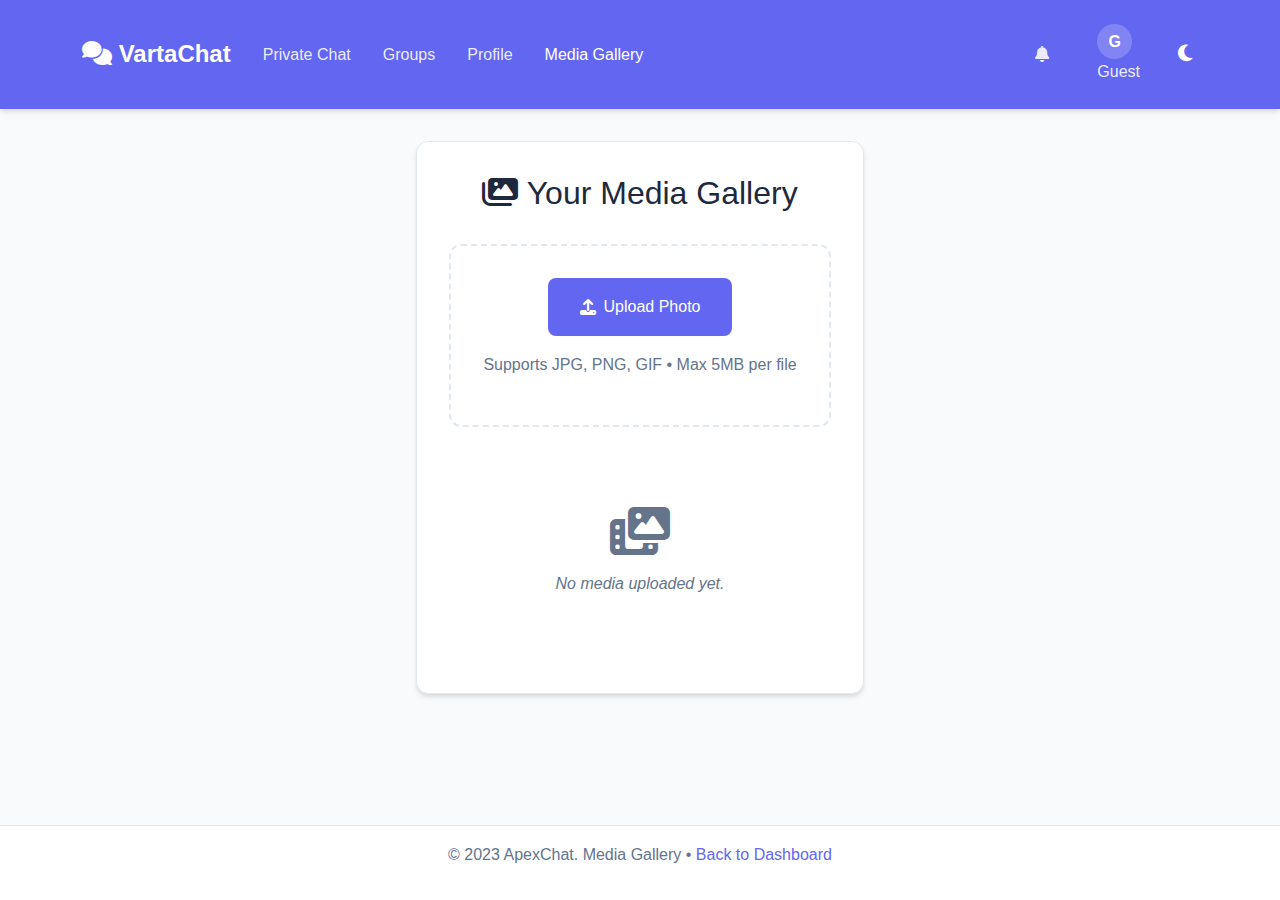
<file: frontend/public/media.html>
<!DOCTYPE html>
<html lang="en">
<head>
<meta charset="UTF-8">
<meta name="viewport" content="width=device-width, initial-scale=1.0">
<title>ApexChat - Media Gallery</title>
<link href="https://cdn.jsdelivr.net/npm/bootstrap@5.3.0/dist/css/bootstrap.min.css" rel="stylesheet">
<link href="https://cdnjs.cloudflare.com/ajax/libs/font-awesome/6.4.0/css/all.min.css" rel="stylesheet">
<style>
:root {
  --primary-color:#6366f1;
  --secondary-color:#8b5cf6;
  --bg-color:#f8fafc;
  --card-bg:#ffffff;
  --text-primary:#1e293b;
  --text-secondary:#64748b;
  --border-color:#e2e8f0;
  --shadow:0 4px 6px -1px rgba(0,0,0,0.1),0 2px 4px -1px rgba(0,0,0,0.06);
}
[data-theme="dark"] {
  --bg-color:#0f0f23;
  --card-bg:#1a1a2e;
  --text-primary:#f8fafc;
  --text-secondary:#94a3b8;
  --border-color:#334155;
}
body { background: var(--bg-color); color: var(--text-primary); font-family:'Segoe UI', Tahoma, Geneva, Verdana, sans-serif; margin:0; line-height:1.6; overflow:hidden; min-height:100vh; display:flex; flex-direction:column; }
.navbar { background: var(--primary-color); padding:1rem 0; box-shadow: var(--shadow); position:sticky; top:0; z-index:1000; }
.navbar-brand { font-size:1.5rem; font-weight:bold; color:white !important; }
.nav-link { color: rgba(255,255,255,0.9) !important; margin:0 0.5rem; transition: color 0.2s; }
.nav-link:hover,.nav-link.active { color:white !important; }
.user-nav { display:flex; align-items:center; gap:1rem; }
.user-avatar-nav { width:35px; height:35px; border-radius:50%; background:rgba(255,255,255,0.2); display:flex; align-items:center; justify-content:center; color:white; font-weight:bold; }
.main-container { flex:1; max-width:1200px; margin:2rem auto; padding:0 1rem; overflow-y:auto; }
.media-card { background: var(--card-bg); border:1px solid var(--border-color); border-radius:0.75rem; padding:2rem; box-shadow: var(--shadow); animation:fadeIn 0.5s ease-in; }
@keyframes fadeIn { from { opacity:0; transform:translateY(20px);} to {opacity:1; transform:translateY(0);} }
.upload-section { text-align:center; margin-bottom:2rem; border:2px dashed var(--border-color); border-radius:0.75rem; padding:2rem; cursor:pointer; transition:border-color 0.2s; }
.upload-section:hover, .upload-section.dragover { border-color: var(--primary-color); background: rgba(99,102,241,0.05);}
.upload-btn { background: var(--primary-color); color:white; border:none; padding:1rem 2rem; border-radius:0.5rem; cursor:pointer; transition:background 0.2s; font-size:1rem; display:inline-flex; align-items:center; gap:0.5rem; }
.upload-btn:hover { background: var(--secondary-color); }
.file-input { display:none; }
.upload-preview { display:flex; flex-wrap:wrap; gap:1rem; justify-content:center; margin-top:1rem; }
.preview-thumb { width:100px; height:100px; object-fit:cover; border-radius:0.5rem; border:2px solid var(--border-color); }
.gallery-grid { display:grid; grid-template-columns: repeat(auto-fill,minmax(250px,1fr)); gap:1.5rem; margin-top:1rem; }
.media-item { background: var(--bg-color); border-radius:0.75rem; overflow:hidden; box-shadow: var(--shadow); transition: transform 0.2s, box-shadow 0.2s; position:relative; }
.media-item:hover { transform:translateY(-5px); box-shadow:0 8px 25px rgba(0,0,0,0.15);}
.media-thumb { width:100%; height:200px; object-fit:cover; cursor:pointer;}
.media-info { padding:1rem; }
.media-filename { font-weight:bold; margin-bottom:0.5rem; color:var(--text-primary); word-break:break-word;}
.media-date { font-size:0.875rem; color:var(--text-secondary); margin-bottom:1rem;}
.btn-delete-media { position:absolute; top:0.5rem; right:0.5rem; background: rgba(239,68,68,0.8); color:white; border:none; width:30px; height:30px; border-radius:50%; cursor:pointer; display:flex; align-items:center; justify-content:center; opacity:0; transition:opacity 0.2s; z-index:10; }
.media-item:hover .btn-delete-media { opacity:1; }
.no-media { text-align:center; color:var(--text-secondary); font-style:italic; padding:3rem; }
.no-media i { font-size:3rem; margin-bottom:1rem; }
.footer { background: var(--card-bg); border-top:1px solid var(--border-color); padding:1rem 0; text-align:center; color: var(--text-secondary); margin-top:auto; }
.footer a { color: var(--primary-color); text-decoration:none; }
.theme-toggle { background:none; border:none; color:white; font-size:1.2rem; cursor:pointer; }
@media(max-width:768px){.main-container{padding:0 0.5rem; margin:1rem auto;}.gallery-grid{grid-template-columns:repeat(auto-fill,minmax(150px,1fr)); gap:1rem;}.upload-section{padding:1rem;}}
</style>
</head>
<body data-theme="light">
<nav class="navbar navbar-expand-lg">
<div class="container">
<a class="navbar-brand" href="home.html"><i class="fas fa-comments"></i> VartaChat</a>
<ul class="navbar-nav me-auto">
<li class="nav-item"><a class="nav-link" href="chat.html">Private Chat</a></li>
<li class="nav-item"><a class="nav-link" href="groups.html">Groups</a></li>
<li class="nav-item"><a class="nav-link" href="profile.html">Profile</a></li>
<li class="nav-item"><a class="nav-link active" href="media.html">Media Gallery</a></li>
</ul>
<ul class="navbar-nav user-nav">
<li class="nav-item"><a class="nav-link" href="#notifications"><i class="fas fa-bell"></i></a></li>
<li class="nav-item dropdown">
<a class="nav-link" href="#" role="button" data-bs-toggle="dropdown">
<div class="user-avatar-nav">G</div> <span>Guest</span>
</a>
<ul class="dropdown-menu">
<li><a class="dropdown-item" href="login.html">Login</a></li>
<li><a class="dropdown-item" href="login.html">Register</a></li>
</ul>
</li>
<li class="nav-item"><button class="theme-toggle" onclick="toggleTheme()" title="Toggle Theme"><i class="fas fa-moon"></i></button></li>
</ul>
</div>
</nav>

<div class="main-container">
<div class="media-card">
<h2 style="text-align:center; margin-bottom:2rem; color: var(--text-primary);"><i class="fas fa-images"></i> Your Media Gallery</h2>

<div class="upload-section" id="uploadSection" onclick="document.getElementById('fileInput').click()">
<label for="fileInput" class="upload-btn"><i class="fas fa-upload"></i> Upload Photo</label>
<p style="margin-top:1rem; color: var(--text-secondary);">Supports JPG, PNG, GIF • Max 5MB per file</p>
<input type="file" id="fileInput" class="file-input" accept="image/*" multiple>
<div class="upload-preview" id="uploadPreview"></div>
</div>

<div class="gallery-grid" id="galleryGrid"></div>
<div class="no-media" id="noMedia" style="display:none;"><i class="fas fa-photo-video"></i><p>No media uploaded yet.</p></div>
</div>
</div>

<footer class="footer">
<div class="container">
<p>&copy; 2023 ApexChat. Media Gallery • <a href="home.html">Back to Dashboard</a></p>
</div>
</footer>

<script src="https://cdn.jsdelivr.net/npm/bootstrap@5.3.0/dist/js/bootstrap.bundle.min.js"></script>
<script>
const STORAGE_KEY='mediaGallery';
let gallery = JSON.parse(localStorage.getItem(STORAGE_KEY))||[];

function toggleTheme(){document.body.dataset.theme=document.body.dataset.theme==='dark'?'light':'dark';}

function renderGallery(){
  const grid = document.getElementById('galleryGrid');
  const noMedia = document.getElementById('noMedia');
  grid.innerHTML='';
  if(!gallery.length){noMedia.style.display='block'; return;}
  noMedia.style.display='none';
  gallery.forEach(item=>{
    const div=document.createElement('div');
    div.className='media-item';
    div.innerHTML=`<img src="${item.url}" class="media-thumb"><div class="media-info"><div class="media-filename">${item.filename}</div><div class="media-date">${item.uploadedAt}</div></div>
    <button class="btn-delete-media" onclick="deleteMedia('${item.id}')"><i class="fas fa-trash-alt"></i></button>`;
    grid.appendChild(div);
  });
}

function deleteMedia(id){
  gallery = gallery.filter(item=>item.id!==id);
  localStorage.setItem(STORAGE_KEY,JSON.stringify(gallery));
  renderGallery();
}

document.getElementById('fileInput').addEventListener('change',function(e){
  const files=Array.from(e.target.files);
  files.forEach(file=>{
    const reader=new FileReader();
    reader.onload=function(evt){
      gallery.push({id:Date.now()+Math.random(), url:evt.target.result, filename:file.name, uploadedAt:new Date().toLocaleDateString()});
      localStorage.setItem(STORAGE_KEY,JSON.stringify(gallery));
      renderGallery();
    };
    reader.readAsDataURL(file);
  });
});

renderGallery();
</script>
</body>
</html>
</file>
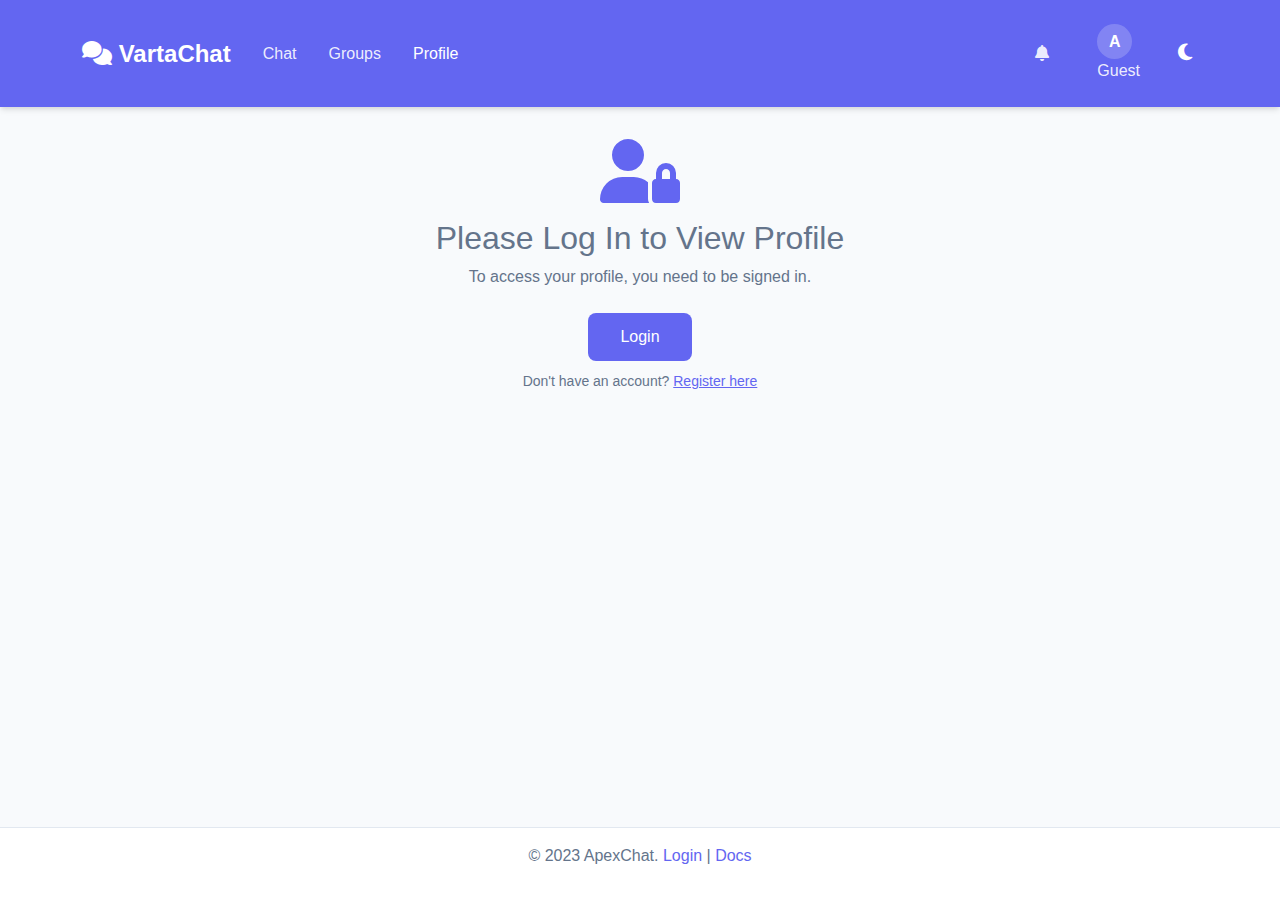
<file: frontend/public/profile.html>
<!DOCTYPE html>
<html lang="en">
<head>
<meta charset="UTF-8">
<meta name="viewport" content="width=device-width, initial-scale=1.0">
<title>ApexChat - User Profile</title>
<link href="https://cdn.jsdelivr.net/npm/bootstrap@5.3.0/dist/css/bootstrap.min.css" rel="stylesheet">
<link href="https://cdnjs.cloudflare.com/ajax/libs/font-awesome/6.4.0/css/all.min.css" rel="stylesheet">
<style>
:root {
  --primary-color: #6366f1;
  --secondary-color: #8b5cf6;
  --bg-color: #f8fafc;
  --card-bg: #ffffff;
  --text-primary: #1e293b;
  --text-secondary: #64748b;
  --border-color: #e2e8f0;
  --shadow: 0 4px 6px -1px rgba(0,0,0,0.1), 0 2px 4px -1px rgba(0,0,0,0.06);
}
[data-theme="dark"] {
  --bg-color:#0f0f23;
  --card-bg:#1a1a2e;
  --text-primary:#f8fafc;
  --text-secondary:#94a3b8;
  --border-color:#334155;
}
body { background: var(--bg-color); color: var(--text-primary); font-family:'Segoe UI', Tahoma, Geneva, Verdana, sans-serif; margin:0; min-height:100vh; display:flex; flex-direction:column; }
.navbar { background: var(--primary-color); padding:1rem 0; box-shadow: var(--shadow); position: sticky; top:0; z-index:1000; }
.navbar-brand { font-size:1.5rem; font-weight:bold; color:white !important; }
.nav-link { color: rgba(255,255,255,0.9) !important; margin:0 0.5rem; transition: color 0.2s; }
.nav-link:hover, .nav-link.active { color: white !important; }
.user-nav { display:flex; align-items:center; gap:1rem; }
.user-avatar-nav { width:35px; height:35px; border-radius:50%; background:rgba(255,255,255,0.2); display:flex; align-items:center; justify-content:center; color:white; font-weight:bold; }
.main-container { flex:1; max-width:800px; margin:2rem auto; padding:0 1rem; overflow-y:auto; }
.login-prompt { display:flex; flex-direction:column; align-items:center; justify-content:center; height:100%; text-align:center; color: var(--text-secondary); }
.login-prompt i { font-size:4rem; color: var(--primary-color); margin-bottom:1rem; }
.btn-login-prompt { background: var(--primary-color); color:white; border:none; padding:0.75rem 2rem; border-radius:0.5rem; text-decoration:none; margin:0.5rem; display:inline-block; transition: background 0.2s; }
.btn-login-prompt:hover { background: var(--secondary-color); color:white; }
.profile-card { background: var(--card-bg); border:1px solid var(--border-color); border-radius:0.75rem; padding:2rem; box-shadow: var(--shadow); display:none; animation:fadeIn 0.5s ease-in; }
@keyframes fadeIn { from { opacity:0; transform:translateY(20px); } to { opacity:1; transform:translateY(0); } }
.profile-header { display:flex; align-items:center; justify-content:space-between; margin-bottom:2rem; flex-wrap:wrap; gap:1rem; }
.profile-avatar-section { display:flex; align-items:center; gap:1rem; }
.profile-avatar { width:80px; height:80px; border-radius:50%; background:var(--primary-color); color:white; display:flex; align-items:center; justify-content:center; font-size:2rem; font-weight:bold; border:3px solid var(--border-color); }
.profile-info h1 { margin:0; font-size:1.75rem; }
.profile-info p { margin:0; color: var(--text-secondary); }
.btn-edit { background: var(--primary-color); color:white; border:none; padding:0.5rem 1rem; border-radius:0.5rem; cursor:pointer; transition: background 0.2s; }
.btn-edit:hover { background: var(--secondary-color); }
.profile-section { margin-bottom:2rem; padding-bottom:1.5rem; border-bottom:1px solid var(--border-color); }
.profile-section:last-child { border-bottom:none; margin-bottom:0; }
.profile-section h3 { color: var(--primary-color); margin-bottom:1rem; display:flex; align-items:center; gap:0.5rem; }
.info-item { display:flex; justify-content:space-between; margin-bottom:0.5rem; padding:0.5rem; background: var(--bg-color); border-radius:0.5rem; }
.footer { background: var(--card-bg); border-top:1px solid var(--border-color); padding:1rem 0; text-align:center; color: var(--text-secondary); margin-top:auto; }
.footer a { color: var(--primary-color); text-decoration:none; }
.theme-toggle { background:none; border:none; color:white; font-size:1.2rem; cursor:pointer; }
</style>
</head>
<body data-theme="light">

<nav class="navbar navbar-expand-lg">
  <div class="container">
    <a class="navbar-brand" href="index.html"><i class="fas fa-comments"></i> VartaChat</a>
    <ul class="navbar-nav me-auto">
      <li class="nav-item"><a class="nav-link" href="chat.html">Chat</a></li>
      <li class="nav-item"><a class="nav-link" href="groups.html">Groups</a></li>
      <li class="nav-item"><a class="nav-link active" href="profile.html">Profile</a></li>
    </ul>
    <ul class="navbar-nav user-nav">
      <li class="nav-item"><a class="nav-link" href="#notifications"><i class="fas fa-bell"></i></a></li>
      <li class="nav-item dropdown">
        <a class="nav-link" href="#" role="button" data-bs-toggle="dropdown">
          <div class="user-avatar-nav" id="userAvatarNav">A</div> <span id="userNameNav">Guest</span>
        </a>
        <ul class="dropdown-menu">
          <li><a class="dropdown-item" href="profile.html">View Profile</a></li>
          <li><a class="dropdown-item" href="#" onclick="logout()">Logout</a></li>
        </ul>
      </li>
      <li class="nav-item"><button class="theme-toggle" onclick="toggleTheme()" title="Toggle Theme"><i class="fas fa-moon"></i></button></li>
    </ul>
  </div>
</nav>

<div class="main-container" id="mainContainer">
  <div class="login-prompt" id="loginPrompt">
    <i class="fas fa-user-lock"></i>
    <h2>Please Log In to View Profile</h2>
    <p>To access your profile, you need to be signed in.</p>
    <a href="login.html" class="btn-login-prompt">Login</a>
    <p><small>Don't have an account? <a href="login.html" style="color: var(--primary-color);">Register here</a></small></p>
  </div>

  <div class="profile-card" id="profileContent">
    <div class="profile-header">
      <div class="profile-avatar-section">
        <div class="profile-avatar" id="profileAvatar">U</div>
        <div class="profile-info">
          <h1 id="profileUsername">User</h1>
          <p id="profileEmail">user@example.com</p>
        </div>
      </div>
      <button class="btn-edit" onclick="openEditModal()">Edit Profile</button>
    </div>

    <div class="profile-section">
      <h3><i class="fas fa-user"></i> Personal Information</h3>
      <div class="info-item">
        <span>Username:</span><span id="displayUsername">Loading...</span>
      </div>
      <div class="info-item">
        <span>Email:</span><span id="displayEmail">Loading...</span>
      </div>
    </div>
  </div>
</div>

<footer class="footer">
  <p>&copy; 2023 ApexChat. <a href="login.html">Login</a> | <a href="README.md">Docs</a></p>
</footer>

<script src="https://cdn.jsdelivr.net/npm/bootstrap@5.3.0/dist/js/bootstrap.bundle.min.js"></script>
<script>
const API_BASE = 'http://localhost:8090/api';
let token = localStorage.getItem('token');
let currentUser = null;

// Theme toggle
function toggleTheme() {
  document.body.dataset.theme = document.body.dataset.theme==='dark'?'light':'dark';
}

// Logout
function logout() {
  localStorage.removeItem('token');
  window.location.href='login.html';
}

// Initialize page
async function init() {
  if(!token){
    document.getElementById('loginPrompt').style.display = 'flex';
    document.getElementById('profileContent').style.display = 'none';
    return;
  }
  try{
    const res = await fetch(`${API_BASE}/auth/verify`, { headers: { 'Authorization': 'Bearer ' + token } });
    if(res.ok){
      currentUser = await res.json();
      document.getElementById('userNameNav').textContent = currentUser.username;
      document.getElementById('userAvatarNav').textContent = currentUser.username.charAt(0);
      document.getElementById('profileUsername').textContent = currentUser.username;
      document.getElementById('profileEmail').textContent = currentUser.email;
      document.getElementById('displayUsername').textContent = currentUser.username;
      document.getElementById('displayEmail').textContent = currentUser.email;
      document.getElementById('loginPrompt').style.display='none';
      document.getElementById('profileContent').style.display='block';
    } else {
      logout();
    }
  } catch(err){
    console.error('Error verifying token:', err);
    logout();
  }
}

// Placeholder Edit Modal
function openEditModal() {
  alert('Edit Profile Modal would appear here.');
}

window.onload = init;
</script>
</body>
</html>
</file>
